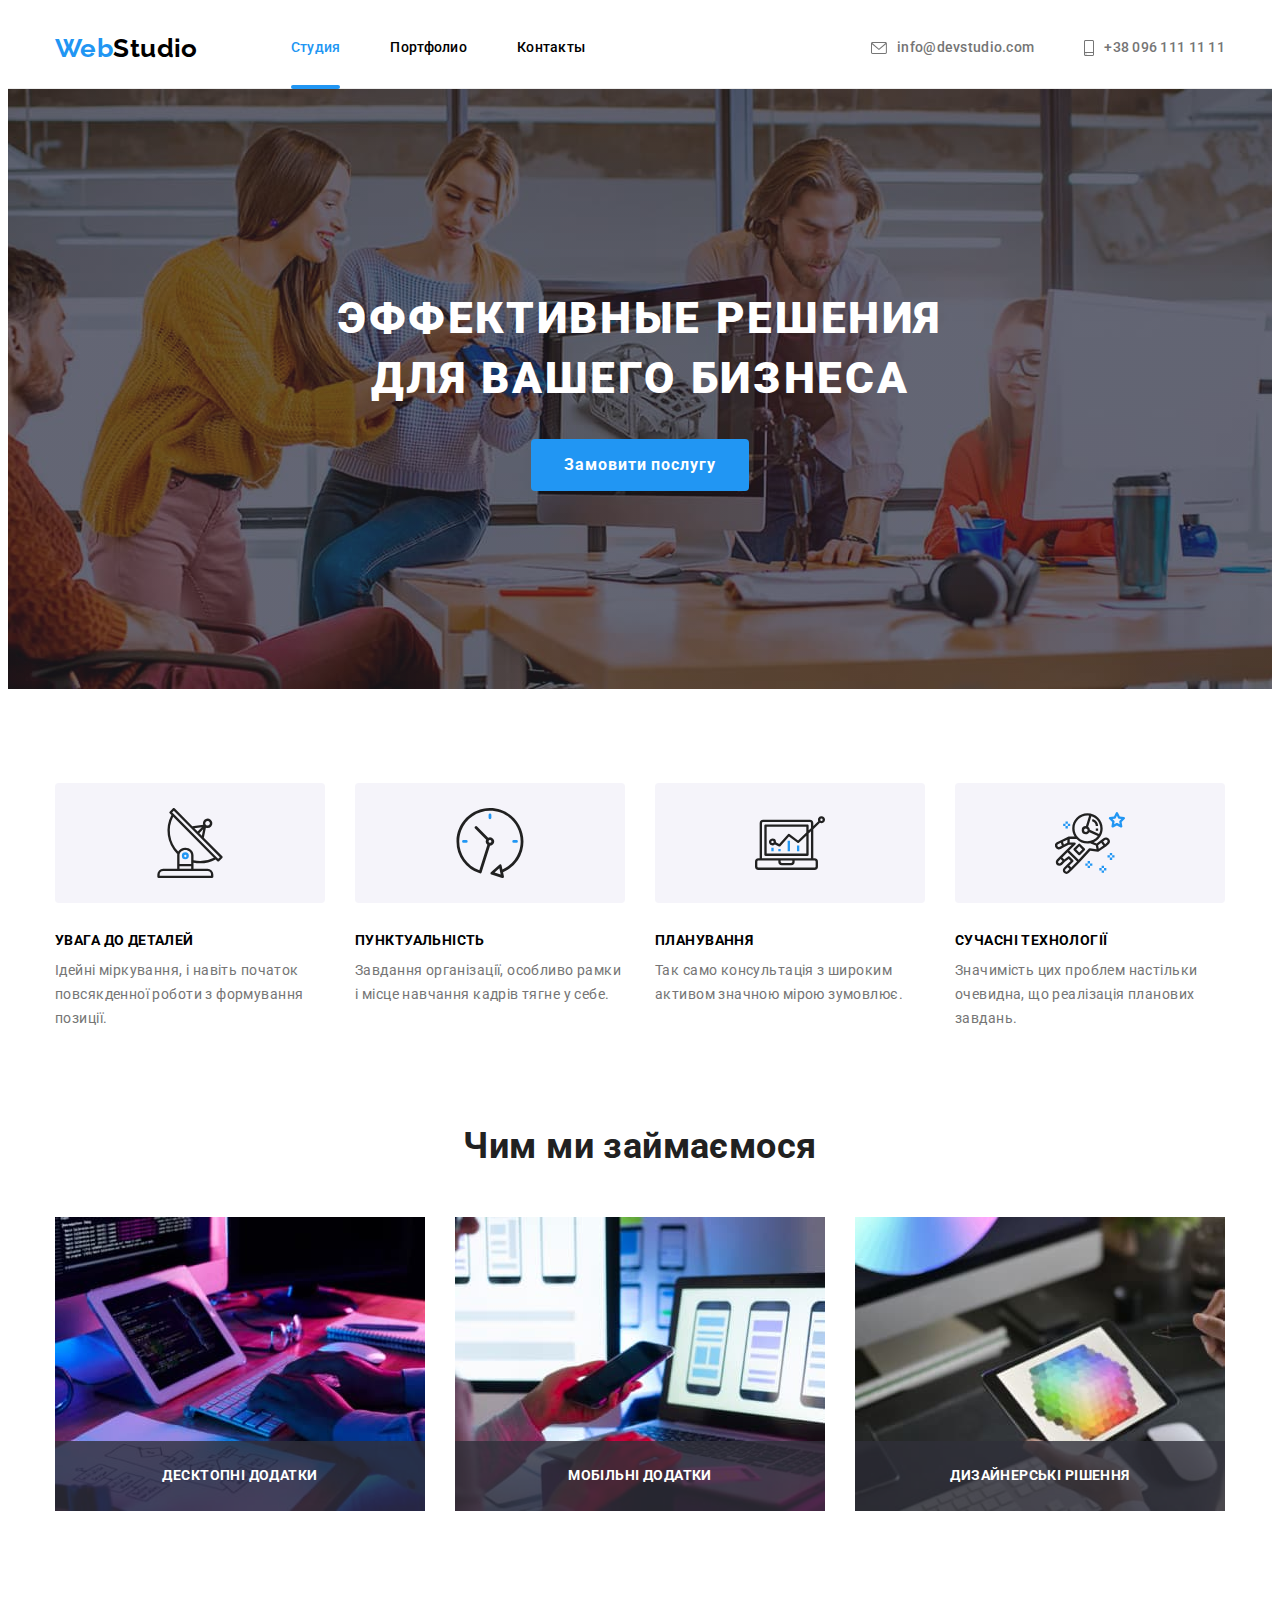
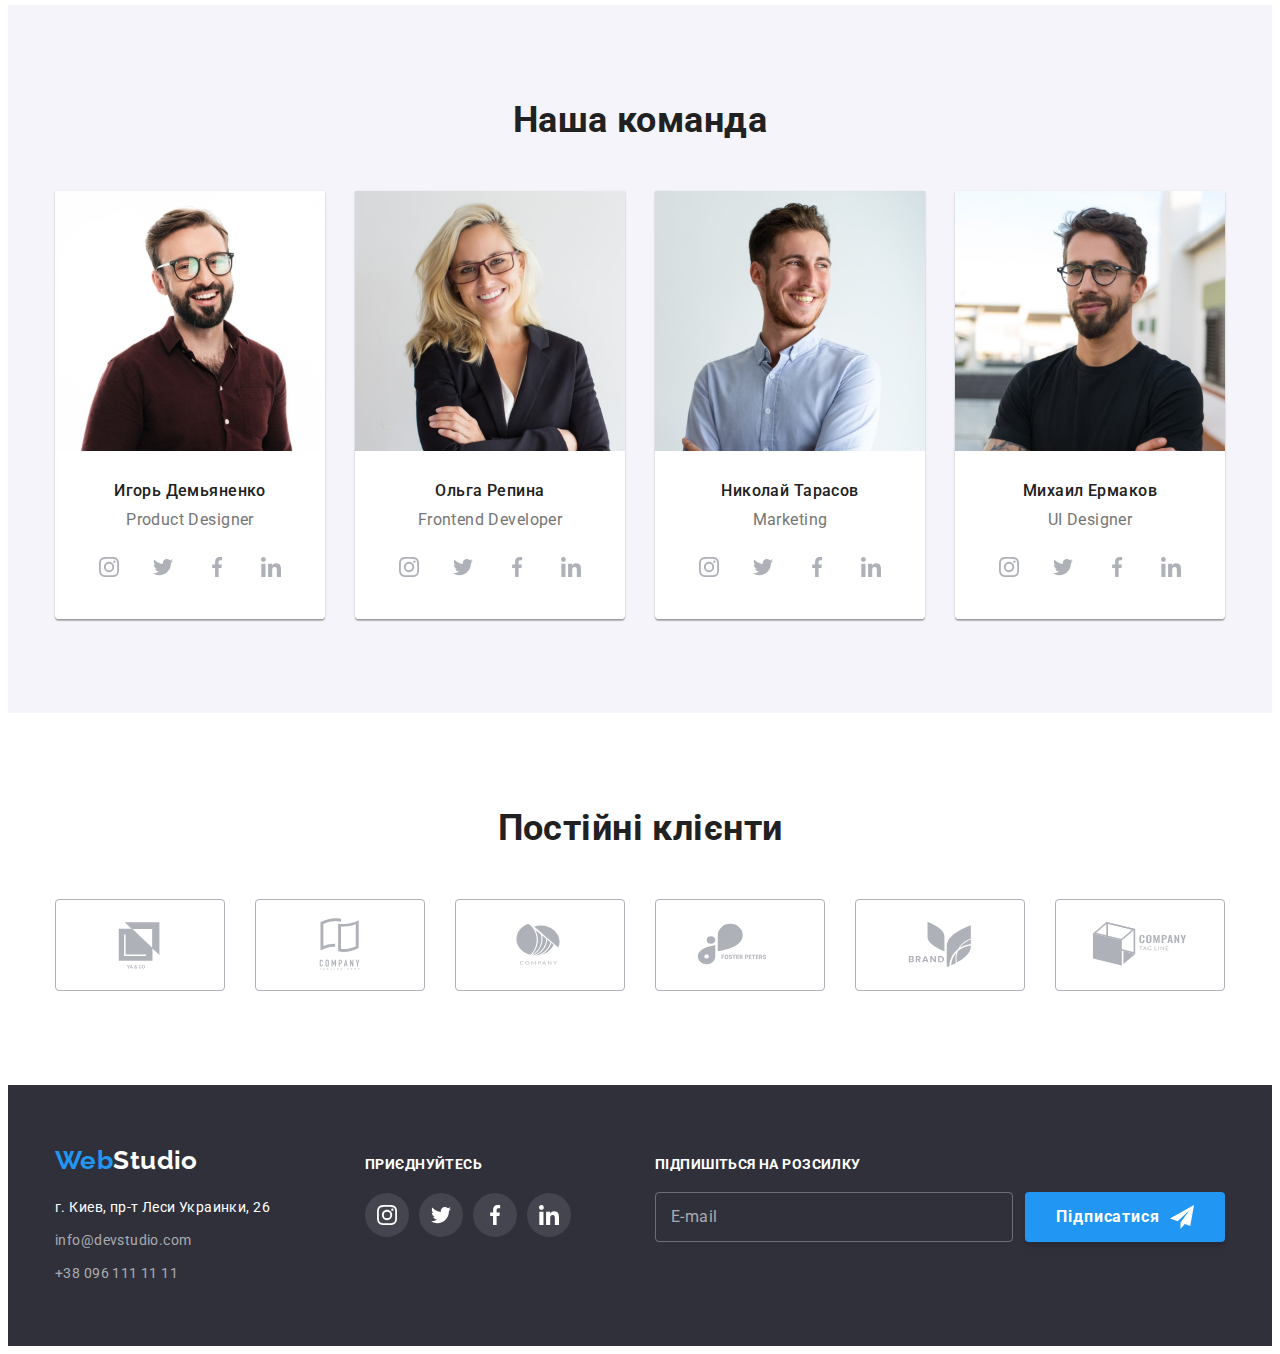
<file: index.html>
<!DOCTYPE html>
<html lang="ru">
	<head>
		<meta charset="UTF-8" />
		<meta http-equiv="X-UA-Compatible" content="IE=edge" />
		<meta name="viewport" content="width=device-width, initial-scale=1.0" />

		<link rel="preconnect" href="https://fonts.googleapis.com" />
		<link rel="preconnect" href="https://fonts.gstatic.com" crossorigin />
		<link href="https://fonts.googleapis.com/css2?family=Raleway:wght@700&family=Roboto:wght@400;500;700;900&display=swap" rel="stylesheet" />

		<link
			rel="stylesheet"
			href="https://cdnjs.cloudflare.com/ajax/libs/modern-normalize/1.1.0/modern-normalize.min.css"
			integrity="sha512-wpPYUAdjBVSE4KJnH1VR1HeZfpl1ub8YT/NKx4PuQ5NmX2tKuGu6U/JRp5y+Y8XG2tV+wKQpNHVUX03MfMFn9Q=="
			crossorigin="anonymous"
			referrerpolicy="no-referrer"
		/>

		<link rel="stylesheet" href="./css/styles.css" />

		<title>WebStudio</title>
	</head>

	<body>
		<!--navigation-->
		<header class="line">
			<div class="container main-nav">
				<nav>
					<!-- prettier-ignore -->
					<a href="./index.html" class="main-logo link" rel="noopener noreferrer nofolow">
					<span class="logo">Web</span><span class="logo top">Studio</span>
				</a>

					<ul class="site-nav list">
						<li class="item">
							<a href="./index.html" class="transition current link" target="_self" rel="noopener noreferrer nofolow">Студия</a>
						</li>
						<li class="item">
							<a href="./portfolio.html" class="transition link" target="_self" rel="noopener noreferrer nofolow">Портфолио</a>
						</li>
						<li class="item">
							<a href="" class="transition link" target="_self" rel="noopener noreferrer nofolow">Контакты</a>
						</li>
					</ul>
				</nav>

				<ul class="contact-nav list">
					<li class="item">
						<a href="mailto:info@devstudio.com" class="transition color link">
							<svg class="logo-contact" width="16px" height="12px">
								<use href="./images/icons.svg#envelope"></use>
							</svg>
							info@devstudio.com
						</a>
					</li>
					<li class="item">
						<a href="tel:+380961111111" class="transition color link">
							<svg class="logo-contact" width="10px" height="16px">
								<use href="./images/icons.svg#smartphone"></use>
							</svg>
							+38 096 111 11 11
						</a>
					</li>
				</ul>
			</div>
		</header>

		<main>
			<!--hero-->
			<section class="hero-rect">
				<!-- prettier-ignore -->
				<h1 class="hero-title">
					Эффективные решения<br>для вашего бизнеса
				</h1>
				<button data-modal-open type="button" class="button hero-button">Замовити послугу</button>
			</section>

			<!--features-->
			<section class="section">
				<div class="container">
					<h2 class="hidden">Особливості</h2>
					<ul class="feature-container list">
						<li class="feature icon-antenna item">
							<h3 class="features-title">Увага до деталей</h3>
							<p class="features-text">Ідейні міркування, і навіть початок повсякденної роботи з формування позиції.</p>
						</li>
						<li class="feature icon-clock item">
							<h3 class="features-title">Пунктуальність</h3>
							<p class="features-text">Завдання організації, особливо рамки і місце навчання кадрів тягне у себе.</p>
						</li>
						<li class="feature icon-diagram item">
							<h3 class="features-title">Планування</h3>
							<p class="features-text">Так само консультація з широким активом значною мірою зумовлює.</p>
						</li>
						<li class="feature icon-astronaut item">
							<h3 class="features-title">Сучасні технології</h3>
							<p class="features-text">Значимість цих проблем настільки очевидна, що реалізація планових завдань.</p>
						</li>
					</ul>
				</div>
			</section>

			<!--what_are_we_doing-->
			<section class="section no-padding">
				<div class="container">
					<h2 class="section-title">Чим ми займаємося</h2>
					<ul class="we-doing-container list">
						<li class="item">
							<div class="img-thumb">
								<img src="./images/hands-on-keyboard.jpg" alt="написание программы" width="370" height="294" />
								<p class="item-descr">Десктопні додатки</p>
							</div>
						</li>
						<li class="item">
							<div class="img-thumb">
								<img src="./images/smartphones.jpg" alt="дизайн приложения" width="370" height="294" />
								<p class="item-descr">Мобільні додатки</p>
							</div>
						</li>
						<li class="item">
							<div class="img-thumb">
								<img src="./images/graphic-palette.jpg" alt="подбор цветовой гаммы" width="370" height="294" />
								<p class="item-descr">Дизайнерські рішення</p>
							</div>
						</li>
					</ul>
				</div>
			</section>

			<!--our_team-->
			<section class="section team-bg">
				<div class="container">
					<h2 class="section-title">Наша команда</h2>
					<div class="gallery-container">
						<ul class="team-set team-bg list">
							<li class="team-item">
								<div class="card-thumb">
									<img src="./images/img-1.jpg" alt="Игорь Демьяненко Product Designer" width="270" height="260" />
								</div>
								<div class="team-card-descr">
									<h3 class="card-title">Игорь Демьяненко</h3>
									<p class="card-descr">Product Designer</p>
									<ul class="team-social-link list">
										<li>
											<a class="round-link transition" href="https://www.instagram.com/">
												<svg class="logo-social transition" width="20" height="20">
													<use href="./images/icons.svg#instagram"></use>
												</svg>
											</a>
										</li>
										<li>
											<a class="round-link transition" href="https://twitter.com/">
												<svg class="logo-social transition" width="20" height="20">
													<use href="./images/icons.svg#twitter"></use>
												</svg>
											</a>
										</li>
										<li>
											<a class="round-link transition" href="https://www.facebook.com/">
												<svg class="logo-social transition" width="20" height="20">
													<use href="./images/icons.svg#facebook"></use>
												</svg>
											</a>
										</li>
										<li>
											<a class="round-link transition" href="https://www.linkedin.com/">
												<svg class="logo-social transition" width="20" height="20">
													<use href="./images/icons.svg#linkedin"></use>
												</svg>
											</a>
										</li>
									</ul>
								</div>
							</li>
							<li class="team-item">
								<div class="card-thumb">
									<img src="./images/img-2.jpg" alt="Ольга Репина Frontend Developer" width="270" height="260" />
								</div>
								<div class="team-card-descr">
									<h3 class="card-title">Ольга Репина</h3>
									<p class="card-descr">Frontend Developer</p>
									<ul class="team-social-link list">
										<li>
											<a class="round-link transition background-color" href="https://www.instagram.com/">
												<svg class="logo-social transition fill" width="20" height="20">
													<use href="./images/icons.svg#instagram"></use>
												</svg>
											</a>
										</li>
										<li>
											<a class="round-link transition background-color" href="https://twitter.com/">
												<svg class="logo-social transition fill" width="20" height="20">
													<use href="./images/icons.svg#twitter"></use>
												</svg>
											</a>
										</li>
										<li>
											<a class="round-link transition background-color" href="https://www.facebook.com/">
												<svg class="logo-social transition fill" width="20" height="20">
													<use href="./images/icons.svg#facebook"></use>
												</svg>
											</a>
										</li>
										<li>
											<a class="round-link transition background-color" href="https://www.linkedin.com/">
												<svg class="logo-social transition fill" width="20" height="20">
													<use href="./images/icons.svg#linkedin"></use>
												</svg>
											</a>
										</li>
									</ul>
								</div>
							</li>
							<li class="team-item">
								<div class="card-thumb">
									<img src="./images/img-3.jpg" alt="Николай Тарасов Marketing" width="270" height="260" />
								</div>
								<div class="team-card-descr">
									<h3 class="card-title">Николай Тарасов</h3>
									<p class="card-descr">Marketing</p>
									<ul class="team-social-link list">
										<li>
											<a class="round-link transition background-color" href="https://www.instagram.com/">
												<svg class="logo-social transition fill" width="20" height="20">
													<use href="./images/icons.svg#instagram"></use>
												</svg>
											</a>
										</li>
										<li>
											<a class="round-link transition background-color" href="https://twitter.com/">
												<svg class="logo-social transition fill" width="20" height="20">
													<use href="./images/icons.svg#twitter"></use>
												</svg>
											</a>
										</li>
										<li>
											<a class="round-link transition background-color" href="https://www.facebook.com/">
												<svg class="logo-social transition fill" width="20" height="20">
													<use href="./images/icons.svg#facebook"></use>
												</svg>
											</a>
										</li>
										<li>
											<a class="round-link transition background-color" href="https://www.linkedin.com/">
												<svg class="logo-social transition fill" width="20" height="20">
													<use href="./images/icons.svg#linkedin"></use>
												</svg>
											</a>
										</li>
									</ul>
								</div>
							</li>
							<li class="team-item">
								<div class="card-thumb">
									<img src="./images/img-4.jpg" alt="Михаил Ермаков UI Designer" width="270" height="260" />
								</div>
								<div class="team-card-descr">
									<h3 class="card-title">Михаил Ермаков</h3>
									<p class="card-descr">UI Designer</p>
									<ul class="team-social-link list">
										<li>
											<a class="round-link transition background-color" href="https://www.instagram.com/">
												<svg class="logo-social transition fill" width="20" height="20">
													<use href="./images/icons.svg#instagram"></use>
												</svg>
											</a>
										</li>
										<li>
											<a class="round-link transition background-color" href="https://twitter.com/">
												<svg class="logo-social transition fill" width="20" height="20">
													<use href="./images/icons.svg#twitter"></use>
												</svg>
											</a>
										</li>
										<li>
											<a class="round-link transition background-color" href="https://www.facebook.com/">
												<svg class="logo-social transition fill" width="20" height="20">
													<use href="./images/icons.svg#facebook"></use>
												</svg>
											</a>
										</li>
										<li>
											<a class="round-link transition background-color" href="https://www.linkedin.com/">
												<svg class="logo-social transition fill" width="20" height="20">
													<use href="./images/icons.svg#linkedin"></use>
												</svg>
											</a>
										</li>
									</ul>
								</div>
							</li>
						</ul>
					</div>
				</div>
			</section>

			<!-- our clients -->
			<section class="section">
				<div class="container">
					<h2 class="section-title">Постійні клієнти</h2>
					<ul class="clients-set list">
						<li class="client">
							<a class="client-link transition" href="./index.html">
								<svg class="logo-client">
									<use href="./images/icons.svg#client-1"></use>
								</svg>
							</a>
						</li>
						<li class="client">
							<a class="client-link transition" href="./index.html">
								<svg class="logo-client">
									<use href="./images/icons.svg#client-2"></use>
								</svg>
							</a>
						</li>
						<li class="client">
							<a class="client-link transition" href="./index.html">
								<svg class="logo-client">
									<use href="./images/icons.svg#client-3"></use>
								</svg>
							</a>
						</li>
						<li class="client">
							<a class="client-link transition" href="./index.html">
								<svg class="logo-client">
									<use href="./images/icons.svg#client-4"></use>
								</svg>
							</a>
						</li>
						<li class="client">
							<a class="client-link transition" href="./index.html">
								<svg class="logo-client">
									<use href="./images/icons.svg#client-5"></use>
								</svg>
							</a>
						</li>
						<li class="client">
							<a class="client-link transition" href="./index.html">
								<svg class="logo-client">
									<use href="./images/icons.svg#client-6"></use>
								</svg>
							</a>
						</li>
					</ul>
				</div>
			</section>
		</main>

		<!--footer-->
		<footer class="page-footer">
			<div class="container footer-box">
				<div class="address-block">
					<!-- prettier-ignore -->
					<a href="./index.html" class="bottom-logo link" rel="noopener noreferrer nofolow">
						<span class="logo">Web</span><span class="logo bot">Studio</span>
					</a>
					<address>
						<ul class="list">
							<li class="address-item">
								<a href="" class="transition color link">г. Киев, пр-т Леси Украинки, 26</a>
							</li>
							<li class="address-item">
								<a href="mailto:info@devstudio.com" class="transition color adr link">info@devstudio.com</a>
							</li>
							<li class="address-item">
								<a href="tel:+380961111111" class="transition color adr link">+38 096 111 11 11</a>
							</li>
						</ul>
					</address>
				</div>
				<div class="social-block">
					<p class="social-block-header">Приєднуйтесь</p>
					<ul class="company-social-link list">
						<li>
							<a class="round-link-f transition background-color" href="https://www.instagram.com/">
								<svg class="logo-social" width="20" height="20">
									<use href="./images/icons.svg#instagram"></use>
								</svg>
							</a>
						</li>
						<li>
							<a class="round-link-f transition background-color" href="https://twitter.com/">
								<svg class="logo-social" width="20" height="20">
									<use href="./images/icons.svg#twitter"></use>
								</svg>
							</a>
						</li>
						<li>
							<a class="round-link-f transition background-color" href="https://www.facebook.com/">
								<svg class="logo-social" width="20" height="20">
									<use href="./images/icons.svg#facebook"></use>
								</svg>
							</a>
						</li>
						<li>
							<a class="round-link-f transition background-color" href="https://www.linkedin.com/">
								<svg class="logo-social" width="20" height="20">
									<use href="./images/icons.svg#linkedin"></use>
								</svg>
							</a>
						</li>
					</ul>
				</div>

				<!-- subscribe -->
				<div class="sub-box">
					<p class="sub-text">Підпишіться на розсилку</p>
					<form class="sub-form">
						<div class="sub-field">
							<input class="sub-input" type="text" name="sub-email" id="sub-email" placeholder=" " />
							<label class="sub-label" for="sub-email">E-mail</label>
						</div>
						<button class="button sub-button" type="submit">Підписатися</button>
					</form>
				</div>
			</div>
		</footer>

		<!-- modal -->

		<div data-modal class="backdrop is-hidden">
			<div class="modal">
				<p class="modal-descr">Залиште свої дані, ми вам передзвонимо</p>
				<button type="button" data-modal-close class="close-button">
					<svg class="icon-close" width="18px" height="18px">
						<use href="./images/close.svg#close"></use>
					</svg>
				</button>

				<form class="js-speaker-form" name="contacts">
					<label class="form-field">
						<input class="field-input" type="text" name="contact-name" />
						<span class="field-label">Ім'я</span>
						<svg class="form-ico">
							<use href="./images/icons.svg#person"></use>
						</svg>
					</label>

					<label class="form-field">
						<input class="field-input" type="text" name="contact-phone" />
						<span class="field-label">Телефон</span>
						<svg class="form-ico">
							<use href="./images/icons.svg#phone"></use>
						</svg>
					</label>

					<label class="form-field">
						<input class="field-input" type="text" name="contact-email" />
						<span class="field-label">Пошта</span>
						<svg class="form-ico">
							<use href="./images/icons.svg#email"></use>
						</svg>
					</label>

					<label class="form-field comment">
						<textarea class="comment-field" name="comment" cols="30" rows="10" placeholder="Введіть текст"></textarea>
						<span class="field-label">Коментар</span>
					</label>

					<label class="agree-label">
						<input class="agree-checkbox hidden" type="checkbox" />
						<span class="icon-box">
							<svg class="icon-agree">
								<use href="./images/icons.svg#check"></use>
							</svg>
						</span>
						<span class="agree-text">
							Погоджуюся з розсилкою та приймаю
							<a class="agree-link" href="">Умови договору</a>
						</span>
					</label>

					<button class="button send-button" type="submit">Відправити</button>
				</form>
			</div>
		</div>

		<!--  -->
		<script src="./js/modal.js"></script>

		<script>
			(() => {
				document.querySelector(".js-speaker-form").addEventListener("submit", e => {
					e.preventDefault();

					new FormData(e.currentTarget).forEach((value, name) => console.log(`${name}: ${value}`));
				});
			})();
		</script>
	</body>
</html>
</file>
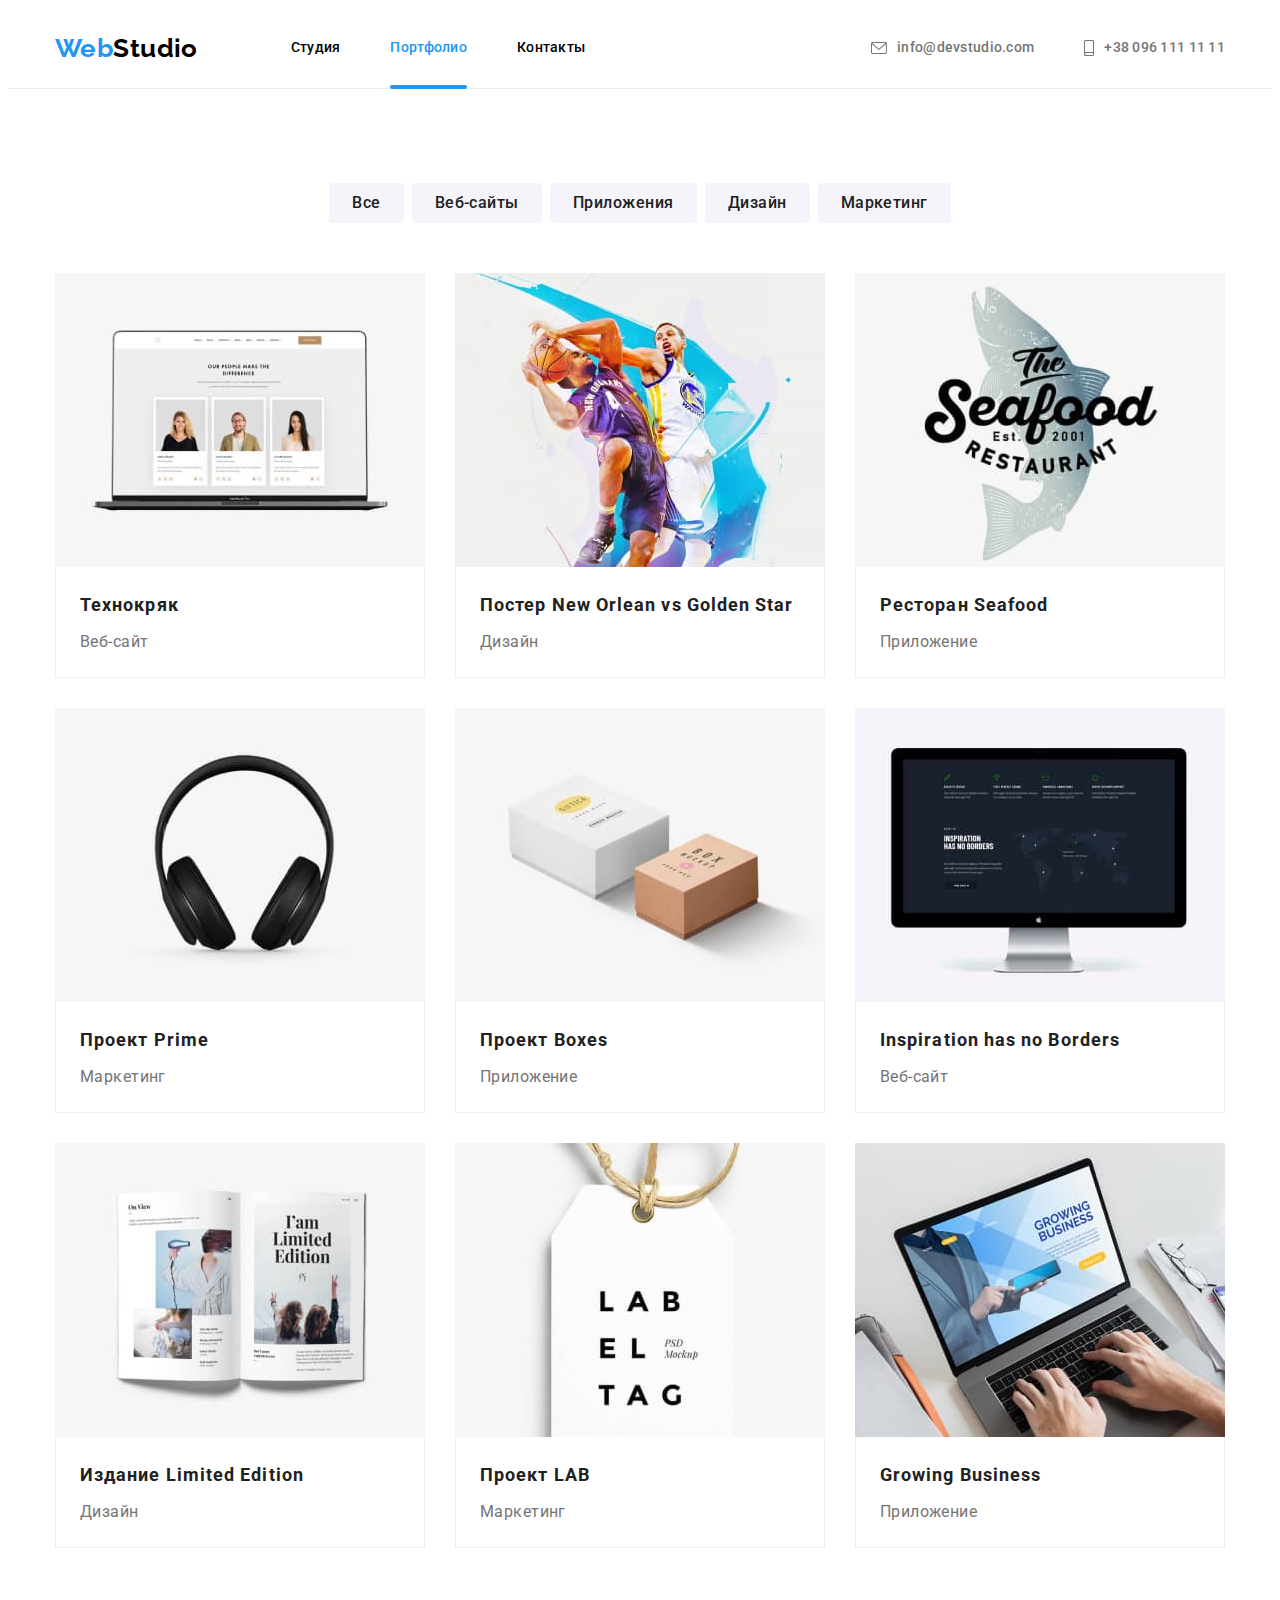
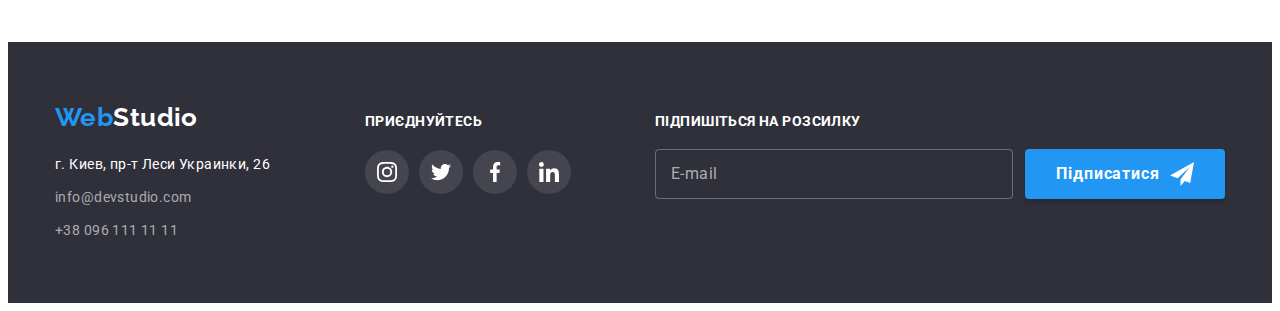
<file: portfolio.html>
<!DOCTYPE html>
<html lang="ru">
	<head>
		<meta charset="UTF-8" />
		<meta http-equiv="X-UA-Compatible" content="IE=edge" />
		<meta name="viewport" content="width=device-width, initial-scale=1.0" />

		<link rel="preconnect" href="https://fonts.googleapis.com" />
		<link rel="preconnect" href="https://fonts.gstatic.com" crossorigin />
		<link href="https://fonts.googleapis.com/css2?family=Raleway:wght@700&family=Roboto:wght@400;500;700;900&display=swap" rel="stylesheet" />

		<link
			rel="stylesheet"
			href="https://cdnjs.cloudflare.com/ajax/libs/modern-normalize/1.1.0/modern-normalize.min.css"
			integrity="sha512-wpPYUAdjBVSE4KJnH1VR1HeZfpl1ub8YT/NKx4PuQ5NmX2tKuGu6U/JRp5y+Y8XG2tV+wKQpNHVUX03MfMFn9Q=="
			crossorigin="anonymous"
			referrerpolicy="no-referrer"
		/>

		<link rel="stylesheet" href="./css/styles.css" />

		<title>Portfolio</title>
	</head>

	<body>
		<!--navigation-->
		<header class="line">
			<div class="container main-nav">
				<nav>
					<!-- prettier-ignore -->
					<a href="./index.html" class="main-logo link" rel="noopener noreferrer nofolow">
					<span class="logo">Web</span><span class="logo top">Studio</span>
				</a>

					<ul class="site-nav list">
						<li class="item">
							<a href="./index.html" class="transition link" target="_self" rel="noopener noreferrer nofolow">Студия</a>
						</li>
						<li class="item">
							<a href="./portfolio.html" class="transition current link" target="_self" rel="noopener noreferrer nofolow">Портфолио</a>
						</li>
						<li class="item">
							<a href="" class="transition link" target="_self" rel="noopener noreferrer nofolow">Контакты</a>
						</li>
					</ul>
				</nav>

				<ul class="contact-nav list">
					<li class="item">
						<a href="mailto:info@devstudio.com" class="transition color link">
							<svg class="logo-contact" width="16px" height="12px">
								<use href="./images/icons.svg#envelope"></use>
							</svg>
							info@devstudio.com
						</a>
					</li>
					<li class="item">
						<a href="tel:+380961111111" class="transition color link">
							<svg class="logo-contact" width="10px" height="16px">
								<use href="./images/icons.svg#smartphone"></use>
							</svg>
							+38 096 111 11 11
						</a>
					</li>
				</ul>
			</div>
		</header>

		<main>
			<section class="section">
				<div class="container">
					<!--Основной заголовок текущей страницы-->
					<h1 class="hidden">Наши работы</h1>
					<!--filter-->
					<ul class="buttons-block list">
						<li class="item"><button type="button" class="button filter-button">Все</button></li>
						<li class="item"><button type="button" class="button filter-button">Веб-сайты</button></li>
						<li class="item"><button type="button" class="button filter-button">Приложения</button></li>
						<li class="item"><button type="button" class="button filter-button">Дизайн</button></li>
						<li class="item"><button type="button" class="button filter-button">Маркетинг</button></li>
					</ul>

					<!--result-->
					<div class="gallery-container">
						<ul class="card-set list">
							<li class="result-card">
								<a href="" class="result-link link">
									<div class="card-thumb">
										<img src="./images/img-21.jpg" alt="" width="370" height="294" />
										<div class="pop-up-descr">
											<p class="text-thumb">
												Ресурс пропонує комплексні пропозиції з різним рівнем функціоналу та сервісів. Все це дозволить відвідувачу отримати вичерпні відомості про компанію чи приватну особу. Lorem
												ipsum dolor sit, amet consectetur adipisicing elit. Dolorem eos expedita, eveniet aut porro non? Earum ducimus beatae doloribus laboriosam, ea doloremque tempora quisquam
												accusantium sequi repellendus commodi laudantium atque fugiat non eius perferendis quo facilis? Eaque tempora, corporis soluta iste praesentium mollitia vero dolores quasi
												quam, inventore odit explicabo.
											</p>
										</div>
									</div>

									<div class="result-descr">
										<h2 class="result-title">Технокряк</h2>
										<p class="result-text">Веб-сайт</p>
									</div>
								</a>
							</li>

							<li class="result-card">
								<a href="" class="result-link link">
									<div class="card-thumb">
										<img src="./images/img-22.jpg" alt="" width="370" height="294" />
										<div class="pop-up-descr">
											<p class="text-thumb">
												Ресурс пропонує комплексні пропозиції з різним рівнем функціоналу та сервісів. Все це дозволить відвідувачу отримати вичерпні відомості про компанію чи приватну особу. Lorem
												ipsum dolor sit, amet consectetur adipisicing elit. Dolorem eos expedita, eveniet aut porro non? Earum ducimus beatae doloribus laboriosam, ea doloremque tempora quisquam
												accusantium sequi repellendus commodi laudantium atque fugiat non eius perferendis quo facilis? Eaque tempora, corporis soluta iste praesentium mollitia vero dolores quasi
												quam, inventore odit explicabo.
											</p>
										</div>
									</div>
									<div class="result-descr">
										<h2 class="result-title">Постер New Orlean vs Golden Star</h2>
										<p class="result-text">Дизайн</p>
									</div>
								</a>
							</li>

							<li class="result-card">
								<a href="" class="result-link link">
									<div class="card-thumb">
										<img src="./images/img-23.jpg" alt="" width="370" height="294" />
										<div class="pop-up-descr">
											<p class="text-thumb">
												Ресурс пропонує комплексні пропозиції з різним рівнем функціоналу та сервісів. Все це дозволить відвідувачу отримати вичерпні відомості про компанію чи приватну особу. Lorem
												ipsum dolor sit, amet consectetur adipisicing elit. Dolorem eos expedita, eveniet aut porro non? Earum ducimus beatae doloribus laboriosam, ea doloremque tempora quisquam
												accusantium sequi repellendus commodi laudantium atque fugiat non eius perferendis quo facilis? Eaque tempora, corporis soluta iste praesentium mollitia vero dolores quasi
												quam, inventore odit explicabo.
											</p>
										</div>
									</div>
									<div class="result-descr">
										<h2 class="result-title">Ресторан Seafood</h2>
										<p class="result-text">Приложение</p>
									</div>
								</a>
							</li>

							<li class="result-card">
								<a href="" class="result-link link">
									<div class="card-thumb">
										<img src="./images/img-24.jpg" alt="" width="370" height="294" />
										<div class="pop-up-descr">
											<p class="text-thumb">
												Ресурс пропонує комплексні пропозиції з різним рівнем функціоналу та сервісів. Все це дозволить відвідувачу отримати вичерпні відомості про компанію чи приватну особу. Lorem
												ipsum dolor sit, amet consectetur adipisicing elit. Dolorem eos expedita, eveniet aut porro non? Earum ducimus beatae doloribus laboriosam, ea doloremque tempora quisquam
												accusantium sequi repellendus commodi laudantium atque fugiat non eius perferendis quo facilis? Eaque tempora, corporis soluta iste praesentium mollitia vero dolores quasi
												quam, inventore odit explicabo.
											</p>
										</div>
									</div>
									<div class="result-descr">
										<h2 class="result-title">Проект Prime</h2>
										<p class="result-text">Маркетинг</p>
									</div>
								</a>
							</li>

							<li class="result-card">
								<a href="" class="result-link link">
									<div class="card-thumb">
										<img src="./images/img-25.jpg" alt="" width="370" height="294" />
										<div class="pop-up-descr">
											<p class="text-thumb">
												Ресурс пропонує комплексні пропозиції з різним рівнем функціоналу та сервісів. Все це дозволить відвідувачу отримати вичерпні відомості про компанію чи приватну особу. Lorem
												ipsum dolor sit, amet consectetur adipisicing elit. Dolorem eos expedita, eveniet aut porro non? Earum ducimus beatae doloribus laboriosam, ea doloremque tempora quisquam
												accusantium sequi repellendus commodi laudantium atque fugiat non eius perferendis quo facilis? Eaque tempora, corporis soluta iste praesentium mollitia vero dolores quasi
												quam, inventore odit explicabo.
											</p>
										</div>
									</div>
									<div class="result-descr">
										<h2 class="result-title">Проект Boxes</h2>
										<p class="result-text">Приложение</p>
									</div>
								</a>
							</li>

							<li class="result-card">
								<a href="" class="result-link link">
									<div class="card-thumb">
										<img src="./images/img-26.jpg" alt="" width="370" height="294" />
										<div class="pop-up-descr">
											<p class="text-thumb">
												Ресурс пропонує комплексні пропозиції з різним рівнем функціоналу та сервісів. Все це дозволить відвідувачу отримати вичерпні відомості про компанію чи приватну особу. Lorem
												ipsum dolor sit, amet consectetur adipisicing elit. Dolorem eos expedita, eveniet aut porro non? Earum ducimus beatae doloribus laboriosam, ea doloremque tempora quisquam
												accusantium sequi repellendus commodi laudantium atque fugiat non eius perferendis quo facilis? Eaque tempora, corporis soluta iste praesentium mollitia vero dolores quasi
												quam, inventore odit explicabo.
											</p>
										</div>
									</div>
									<div class="result-descr">
										<h2 class="result-title">Inspiration has no Borders</h2>
										<p class="result-text">Веб-сайт</p>
									</div>
								</a>
							</li>

							<li class="result-card">
								<a href="" class="result-link link">
									<div class="card-thumb">
										<img src="./images/img-27.jpg" alt="" width="370" height="294" />
										<div class="pop-up-descr">
											<p class="text-thumb">
												Ресурс пропонує комплексні пропозиції з різним рівнем функціоналу та сервісів. Все це дозволить відвідувачу отримати вичерпні відомості про компанію чи приватну особу. Lorem
												ipsum dolor sit, amet consectetur adipisicing elit. Dolorem eos expedita, eveniet aut porro non? Earum ducimus beatae doloribus laboriosam, ea doloremque tempora quisquam
												accusantium sequi repellendus commodi laudantium atque fugiat non eius perferendis quo facilis? Eaque tempora, corporis soluta iste praesentium mollitia vero dolores quasi
												quam, inventore odit explicabo.
											</p>
										</div>
									</div>
									<div class="result-descr">
										<h2 class="result-title">Издание Limited Edition</h2>
										<p class="result-text">Дизайн</p>
									</div>
								</a>
							</li>

							<li class="result-card">
								<a href="" class="result-link link">
									<div class="card-thumb">
										<img src="./images/img-28.jpg" alt="" width="370" height="294" />
										<div class="pop-up-descr">
											<p class="text-thumb">
												Ресурс пропонує комплексні пропозиції з різним рівнем функціоналу та сервісів. Все це дозволить відвідувачу отримати вичерпні відомості про компанію чи приватну особу. Lorem
												ipsum dolor sit, amet consectetur adipisicing elit. Dolorem eos expedita, eveniet aut porro non? Earum ducimus beatae doloribus laboriosam, ea doloremque tempora quisquam
												accusantium sequi repellendus commodi laudantium atque fugiat non eius perferendis quo facilis? Eaque tempora, corporis soluta iste praesentium mollitia vero dolores quasi
												quam, inventore odit explicabo.
											</p>
										</div>
									</div>
									<div class="result-descr">
										<h2 class="result-title">Проект LAB</h2>
										<p class="result-text">Маркетинг</p>
									</div>
								</a>
							</li>

							<li class="result-card">
								<a href="" class="result-link link">
									<div class="card-thumb">
										<img src="./images/img-29.jpg" alt="" width="370" height="294" />
										<div class="pop-up-descr">
											<p class="text-thumb">
												Ресурс пропонує комплексні пропозиції з різним рівнем функціоналу та сервісів. Все це дозволить відвідувачу отримати вичерпні відомості про компанію чи приватну особу. Lorem
												ipsum dolor sit, amet consectetur adipisicing elit. Dolorem eos expedita, eveniet aut porro non? Earum ducimus beatae doloribus laboriosam, ea doloremque tempora quisquam
												accusantium sequi repellendus commodi laudantium atque fugiat non eius perferendis quo facilis? Eaque tempora, corporis soluta iste praesentium mollitia vero dolores quasi
												quam, inventore odit explicabo.
											</p>
										</div>
									</div>
									<div class="result-descr">
										<h2 class="result-title">Growing Business</h2>
										<p class="result-text">Приложение</p>
									</div>
								</a>
							</li>
						</ul>
					</div>
				</div>
			</section>
		</main>

		<!--footer-->
		<footer class="page-footer">
			<div class="container footer-box">
				<div class="address-block">
					<!-- prettier-ignore -->
					<a href="./index.html" class="bottom-logo link" rel="noopener noreferrer nofolow">
						<span class="logo">Web</span><span class="logo bot">Studio</span>
					</a>
					<address>
						<ul class="list">
							<li class="address-item">
								<a href="" class="transition color link">г. Киев, пр-т Леси Украинки, 26</a>
							</li>
							<li class="address-item">
								<a href="mailto:info@devstudio.com" class="transition color adr link">info@devstudio.com</a>
							</li>
							<li class="address-item">
								<a href="tel:+380961111111" class="transition color adr link">+38 096 111 11 11</a>
							</li>
						</ul>
					</address>
				</div>
				<div class="social-block">
					<p class="social-block-header">Приєднуйтесь</p>
					<ul class="company-social-link list">
						<li>
							<a class="round-link-f transition background-color" href="https://www.instagram.com/">
								<svg class="logo-social" width="20" height="20">
									<use href="./images/icons.svg#instagram"></use>
								</svg>
							</a>
						</li>
						<li>
							<a class="round-link-f transition background-color" href="https://twitter.com/">
								<svg class="logo-social" width="20" height="20">
									<use href="./images/icons.svg#twitter"></use>
								</svg>
							</a>
						</li>
						<li>
							<a class="round-link-f transition background-color" href="https://www.facebook.com/">
								<svg class="logo-social" width="20" height="20">
									<use href="./images/icons.svg#facebook"></use>
								</svg>
							</a>
						</li>
						<li>
							<a class="round-link-f transition background-color" href="https://www.linkedin.com/">
								<svg class="logo-social" width="20" height="20">
									<use href="./images/icons.svg#linkedin"></use>
								</svg>
							</a>
						</li>
					</ul>
				</div>

				<!-- subscribe -->
				<div class="sub-box">
					<p class="sub-text">Підпишіться на розсилку</p>
					<form class="sub-form">
						<div class="sub-field">
							<input class="sub-input" type="text" name="sub-email" id="sub-email" placeholder=" " />
							<label class="sub-label" for="sub-email">E-mail</label>
						</div>
						<button class="button sub-button" type="submit">Підписатися</button>
					</form>
				</div>
			</div>
		</footer>
	</body>
</html>
</file>
<file: css/styles.css>
*,
*::before,
*::after {
	box-sizing: border-box;
}

img {
	display: block;
	/* min-width: 100%;
	height: auto; */
}

/* p,
h1,
h2,
h3,
h4,
h5,
h6 {
	margin: 0;
} */

ul,
ol {
	margin: 0;
	padding-left: 0;
}

a {
	color: currentColor;
}

:root {
	/* bc - brand color */
	--bc-blue: #2196f3;
	--bc-black: #000000;
	--bc-light-black: #212121;
	--bc-gray: #757575;
	--bc-white: #ffffff;
	--bc-background: #2f303a;
	--bc-light_backgroung: #f5f4fa;
	--bc-header-line: #ececec;
	--bc-client: #afb1b8;

	--bc-hero-gradient: rgba(47, 48, 58, 0.4);
	--bc-semi-white: rgb(255 255 255 / 0.6);

	--card-set-gap: 30px;

	--card-shadow: 0px 1px 3px rgba(0, 0, 0, 0.12), 0px 1px 1px rgba(0, 0, 0, 0.14), 0px 2px 1px rgba(0, 0, 0, 0.2);

	--timing-function: cubic-bezier(0.4, 0, 0.2, 1);

	--TST1: border-color 2000ms var(--timing-function);
	--TST2: 1000ms var(--timing-function);
}

.container {
	width: 1200px;
	margin: 0 auto;
	padding: 0 15px;
	/* outline: 1px dashed teal; */
}

.section {
	/* max-width: 1600px; */
	/* margin: 0 auto; */
	padding: 94px 0;
}

.no-padding {
	padding-top: 0;
}

body {
	color: var(--bc-gray);
	background-color: var(--bc-white);
	font-family: Roboto, sans-serif;
	font-size: 14px;
	letter-spacing: 0.03em;
}

.link {
	text-decoration: none;
}

.transition {
	transition-duration: 250ms;
	transition-timing-function: var(--timing-function);
}

.color {
	transition-property: color;
}

.background-color {
	transition-property: background-color;
}

.fill {
	transition-property: fill;
}

.border-color {
	transition-property: border-color;
}

.list {
	list-style: none;
	margin: 0;
	padding: 0;
}

.site-nav .link.current {
	color: var(--bc-blue);
}

.site-nav .item {
	position: relative;
}

.current::after {
	content: "";
	display: block;
	position: absolute;
	top: calc(100% - 3px);

	width: 100%;
	height: 4px;
	border-radius: 2px;
	background-color: var(--bc-blue);
}

.button {
	display: inline-block;
	border-radius: 4px;
	font-family: inherit;
	cursor: pointer;
	border-width: 1px;
	border-style: solid;
	border-color: transparent;
}

.hidden {
	position: absolute;
	white-space: nowrap;
	width: 1px;
	height: 1px;
	overflow: hidden;
	border: 0;
	padding: 0;
	clip: rect(0 0 0 0);
	clip-path: inset(50%);
	margin: -1px;
}

/* logo customize */
.main-logo {
	/* display: flex; */
	display: inline-block;
	margin: 0;
	padding-top: 25px;
	padding-bottom: 24px;
}

.logo {
	color: var(--bc-blue);
	font-family: "Raleway";
	font-weight: 700;
	font-size: 26px;
	line-height: 1.19;
}
.logo.top {
	color: var(--bc-black);
}
.logo.bot {
	color: var(--bc-white);
}

/* ---------- WebStudio ---------- */

/* navigation */
.site-nav {
	display: flex;
	margin-left: 93px;
}

.contact-nav {
	display: flex;
	margin-left: auto;
}

.contact-nav .item .link {
	display: flex;
	align-items: center;
}

.logo-contact {
	fill: currentColor;
	margin-right: 10px;
}

.site-nav .item + .item {
	margin-left: 50px;
}

/* .site-nav .item:not(:last-child) {
	margin-right: 50px;
} */

.contact-nav .item + .item {
	margin-left: 50px;
}

.site-nav,
.contact-nav {
	font-weight: 500;
	font-size: 14px;
	line-height: 1.14;
	letter-spacing: 0.02em;
}

.site-nav .link {
	display: block;
	padding-top: 32px;
	padding-bottom: 32px;

	color: var(--bc-black);
	transition-property: color;
}

.contact-nav .link {
	display: block;
	padding-top: 32px;
	padding-bottom: 32px;

	color: var(--bc-gray);
	transition-property: color;
}

.link:hover,
.link:focus {
	color: var(--bc-blue);
	/* fill: var(--bc-blue); */
}

nav {
	display: flex;
}

.main-nav {
	display: flex;
	align-items: center;
}
.line {
	max-width: 1600px;
	margin: 0 auto;
	border-bottom: 1px solid var(--bc-header-line);
}

/* hero */
.hero-rect {
	max-width: 1600px;
	max-height: 600px;
	margin: 0 auto;
	padding-top: 200px;
	padding-bottom: 200px;
	text-align: center;

	/* prettier-ignore*/
	background-image: linear-gradient(to right, 
	var(--bc-hero-gradient), 
	var(--bc-hero-gradient)),
	url(../images/hero-background.jpg);
	background-color: var(--bc-background);
	background-repeat: no-repeat;
	background-position: center;
	background-size: cover;
}

.hero-title {
	color: var(--bc-white);
	font-weight: 900;
	font-size: 44px;
	line-height: 1.36;
	letter-spacing: 0.06em;
	text-transform: uppercase;

	margin-top: 0;
	margin-bottom: 30px;
}

.hero-button {
	color: var(--bc-white);
	background-color: var(--bc-blue);
	font-weight: 700;
	font-size: 16px;
	line-height: 1.88;
	text-align: center;
	letter-spacing: 0.06em;

	min-width: 200px;
	min-height: 50px;
	padding: 10px 32px;

	transition-duration: 250ms;
	transition-timing-function: var(--timing-function);
	transition-property: color, background-color;
}

.hero-button:hover,
.hero-button:focus {
	color: var(--bc-blue);
	background-color: var(--bc-white);
	border-color: var(--bc-blue);
}

/* features */
.features-title {
	color: var(--bc-black);
	font-weight: 700;
	font-size: 14px;
	line-height: 1.14;
	text-transform: uppercase;

	margin-top: 0;
	margin-bottom: 10px;
}
.features-text {
	font-size: 14px;
	line-height: 1.71;

	margin: 0;
}

.feature-container {
	display: flex;
}

.feature-container .item + .item {
	margin-left: 30px;
}

.feature-container .item {
	width: 270px;
}

.feature::before {
	content: "";
	display: block;
	height: 120px;
	border-radius: 4px;
	margin-bottom: 30px;
	background-size: 70px 70px;
	background-color: var(--bc-light_backgroung);
	background-repeat: no-repeat;
	background-position: center;
}

.icon-antenna::before {
	background-image: url(../images/antenna.svg);
}

.icon-clock::before {
	background-image: url(../images/clock.svg);
}

.icon-diagram::before {
	background-image: url(../images/diagram.svg);
}

.icon-astronaut::before {
	background-image: url(../images/astronaut.svg);
}

/* what_are_we_doing */
.section-title {
	color: var(--bc-light-black);
	font-weight: 700;
	font-size: 36px;
	line-height: 1.17;
	text-align: center;

	margin-top: 0;
	margin-bottom: 50px;
}

.we-doing-container {
	display: flex;
}

.we-doing-container .item + .item {
	margin-left: 30px;
}

.item-descr {
	position: absolute;
	bottom: 0;
	left: 0;

	display: flex;
	width: 100%;
	height: 70px;
	justify-content: center;
	align-items: center;
	margin: 0;
	font-weight: 700;
	line-height: 1.14;
	text-align: center;
	text-transform: uppercase;

	background-color: rgba(47, 48, 58, 0.8);

	color: #ffffff;
}

.img-thumb {
	position: relative;
}

/* our_team */
.team-bg {
	background-color: var(--bc-light_backgroung);
}

.team .list {
	background-color: var(--bc-white);
}

.team-set {
	display: flex;
	flex-wrap: wrap;
	margin-left: calc(-1 * var(--card-set-gap));
}

.team-item {
	border-bottom-left-radius: 4px;
	border-bottom-right-radius: 4px;
	overflow: hidden;

	box-shadow: var(--card-shadow);
}

.team-set > .team-item {
	flex-basis: calc(100% / 4 - var(--card-set-gap));
	margin-left: var(--card-set-gap);
}

.card-title {
	color: var(--bc-light-black);
	font-weight: 500;
	font-size: 16px;
	line-height: 1.19;
	text-align: center;

	margin-top: 0;
	margin-bottom: 10px;
	padding: 0;
}

.card-descr {
	font-size: 16px;
	line-height: 1.19;
	text-align: center;

	margin-top: 0;
	margin-bottom: 16px;
	padding: 0;
}

.team-card-descr {
	background-color: #fff;
	padding-top: 30px;
	padding-bottom: 30px;
}

.team-social-link {
	display: flex;
	justify-content: center;
	gap: 10px;
}

.round-link {
	display: flex;
	justify-content: center;
	align-items: center;
	color: var(--bc-client);
	width: 44px;
	height: 44px;
	border-radius: 50%;
	background-color: var(--bc-white);
	outline: transparent;
	transition-property: background-color;
}

.round-link:hover,
.round-link:focus {
	background-color: var(--bc-blue);
}

.round-link:hover .logo-social,
.round-link:focus .logo-social {
	fill: var(--bc-white);
}

.logo-social {
	fill: currentColor;
	transition-property: fill;
}

/* our clients */
.clients-set {
	display: flex;
}

.clients-set .client + .client {
	margin-left: 30px;
}

.client {
	width: 170px;
	height: 92px;
}

.client-link {
	display: flex;
	justify-content: center;
	align-items: center;
	width: 100%;
	height: 100%;
	border-radius: 4px;
	border: 1px solid var(--bc-client);
	color: var(--bc-client);

	transition-property: color, border-color;
}

.client-link:hover,
.client-link:focus {
	color: var(--bc-blue);
	border-color: var(--bc-blue);
}

.logo-client {
	fill: currentColor;
	width: 106px;
	height: 60px;
}

/* footer */
.footer-box {
	display: flex;
	align-items: baseline;
}

.page-footer {
	background-color: var(--bc-background);
	padding: 60px 0;
}

.page-footer .link {
	color: var(--bc-white);
	font-style: normal;
}

.adr.link {
	color: var(--bc-semi-white);
}

.address-item .link {
	line-height: 1.71;
	/* transition-property: color;
	transition-duration: 250ms;
	transition-timing-function: var(--timing-function); */
}

.list .address-item + .address-item {
	margin-top: 9px;
}

.bottom-logo {
	display: inline-block;
	margin-bottom: 20px;
}

.page-footer .link:hover,
.page-footer .link:focus {
	color: var(--bc-blue);
}

.social-block {
	margin-left: 95px;
}

.social-block-header {
	font-weight: 700;
	margin-top: 0;
	margin-bottom: 20px;
	padding: 0;
	font-size: 14px;
	line-height: 1.14;
	letter-spacing: 0.03em;
	text-transform: uppercase;
	color: var(--bc-white);
}

.company-social-link {
	display: flex;
	justify-content: center;
	gap: 10px;
}

.round-link-f {
	display: flex;
	justify-content: center;
	align-items: center;
	color: var(--bc-white);
	width: 44px;
	height: 44px;
	border-radius: 50%;
	background: rgba(255, 255, 255, 0.1);
	outline: transparent;
}

.round-link-f:hover,
.round-link-f:focus {
	background-color: var(--bc-blue);
}

/* subscribe */

.sub-box {
	margin-right: 0;
	margin-left: auto;
	padding: 0;
}

.sub-text {
	display: inline-block;
	margin-top: 0;
	margin-bottom: 20px;
	padding: 0;
	font-weight: 700;
	line-height: 1.15;

	text-transform: uppercase;
	color: var(--bc-white);
}

.sub-form {
	display: flex;
	gap: 12px;
}

.sub-field {
	position: relative;
}

.sub-input {
	width: 358px;
	height: 50px;
	margin: 0;
	padding-left: 16px;
	padding-right: 0;
	color: var(--bc-white);

	border-radius: 4px;
	border: 1px solid rgba(255, 255, 255, 0.3);
	background-color: transparent;
}

.sub-label {
	position: absolute;
	left: 16px;
	top: 50%;
	transform: translateY(-50%);

	font-size: 16px;
	line-height: 1.25;
	color: var(--bc-semi-white);
	transition: transform 1000ms var(--timing-function);
}

.sub-input:focus {
	border: 1px solid var(--bc-blue);
	outline: none;
}

.sub-input:focus + .sub-label,
.sub-input:not(:placeholder-shown) + .sub-label {
	transform: translateY(-50%) translateX(279px);
}

.sub-button {
	display: flex;
	justify-content: center;
	align-items: center;
	gap: 10px;

	font-weight: 700;
	font-size: 16px;
	line-height: 1.88;
	letter-spacing: 0.06em;
	color: var(--bc-white);

	width: 200px;
	height: 50px;
	margin: 0;
	padding: 0;
	background-color: var(--bc-blue);
	box-shadow: 0px 4px 4px rgba(0, 0, 0, 0.15);
}

.sub-button::after {
	content: "";
	width: 24px;
	height: 24px;
	background-image: url(../images/send.svg);
	background-size: contain;
}

/* ---------- Portfolio ---------- */

/* filter */
.buttons-block {
	display: flex;
	justify-content: center;

	margin-bottom: 50px;
	/* outline: 1px solid teal; */
}

.buttons-block .item + .item {
	margin-left: 8px;
}

/* .buttons-block .item:not(:last-child) {
	margin-right: 8px;
} */

.filter-button {
	color: var(--bc-light-black);
	background-color: var(--bc-light_backgroung);
	font-weight: 500;
	font-size: 16px;
	line-height: 1.625;
	text-align: center;
	letter-spacing: 0.03em;

	padding: 6px 22px;
	min-width: 73px;
	min-height: 38px;

	transition-duration: 250ms;
	transition-timing-function: var(--timing-function);
	transition-property: color, background-color, box-shadow;
}

/* пока смена фона чеpеp hover */
.filter-button:hover,
.filter-button:focus {
	color: var(--bc-white);
	background-color: var(--bc-blue);
	/* prettier-ignore*/
	box-shadow: 0px 3px 1px rgba(0, 0, 0, 0.1), 
				0px 1px 2px rgba(0, 0, 0, 0.08), 
				0px 2px 2px rgba(0, 0, 0, 0.12);
	outline: transparent;
}

/* result */
.result-link {
	display: block;

	transition-duration: 250ms;
	transition-timing-function: var(--timing-function);
	transition-property: box-shadow;
}

.result-link:hover,
.result-link:focus {
	outline: transparent;

	/* prettier-ignore*/
	box-shadow: 0px 1px 1px rgba(0, 0, 0, 0.12), 
				0px 4px 4px rgba(0, 0, 0, 0.06), 
				1px 4px 6px rgba(0, 0, 0, 0.16);
}

.card-thumb {
	position: relative;
	overflow: hidden;
}

.pop-up-descr {
	position: absolute;
	overflow: auto;
	top: 0;
	left: 0;
	display: block;
	width: 100%;
	height: 100%;

	transform: translateY(100%);

	transition-duration: 250ms;
	transition-timing-function: var(--timing-function);
	transition-property: transform;
}

.text-thumb {
	position: absolute;
	top: 0;
	left: 0;
	display: block;
	width: 100%;
	margin: 0;
	padding: 63px 24px;
	font-size: 18px;
	line-height: 1.56;
	color: #ffffff;
	background: rgba(33, 150, 243, 0.9);
}

.result-link:hover .pop-up-descr,
.result-link:focus .pop-up-descr {
	transform: translateY(0);
}

.result-title {
	color: var(--bc-light-black);
	font-weight: 700;
	font-size: 18px;
	line-height: 2;
	letter-spacing: 0.06em;

	margin-top: 0;
	margin-bottom: 0;
}

.result-text {
	color: var(--bc-gray);
	font-size: 16px;
	line-height: 1.88;

	margin-top: 4px;
	margin-bottom: 0;
}

.gallery-container {
	margin-left: auto;
	margin-right: auto;
}

.card-set {
	display: flex;
	flex-wrap: wrap;
	margin: 0;
	padding: 0;

	margin-top: calc(-1 * var(--card-set-gap));
	margin-left: calc(-1 * var(--card-set-gap));
}

.card-set > .result-card {
	flex-basis: calc(100% / 3 - var(--card-set-gap));
	max-width: calc(100% / 3 - var(--card-set-gap));
	margin-left: var(--card-set-gap);
	margin-top: var(--card-set-gap);
}

.result-descr {
	border-left: 1px solid #eeeeee;
	border-right: 1px solid #eeeeee;
	border-bottom: 1px solid #eeeeee;

	padding-left: 24px;
	padding-right: 24px;
	padding-top: 20px;
	padding-bottom: 20px;
}

.backdrop {
	position: fixed;
	top: 0;
	left: 0;
	width: 100%;
	height: 100%;
	background-color: rgba(0, 0, 0, 0.2);

	transition-duration: 250ms;
	transition-timing-function: var(--timing-function);
	transition-property: opacity;

	opacity: 1;
	/* pointer-events: none; */
}

.backdrop.is-hidden {
	/* opacity: 0.5; */
	opacity: 0;
	pointer-events: none;
}

.backdrop.is-hidden .modal {
	transform: translate(-50%, -50%) scale(1.5);
}

.modal {
	position: absolute;
	width: 528px;

	top: 50%;
	left: 50%;

	border-radius: 4px;
	background-color: var(--bc-white);

	margin: 0;
	padding: 40px;

	transform: translate(-50%, -50%) scale(1);

	transition-duration: 250ms;
	transition-timing-function: var(--timing-function);
	transition-property: transform;

	/* prettier-ignore*/
	box-shadow: 0px 1px 3px rgba(0, 0, 0, 0.12), 
				0px 1px 1px rgba(0, 0, 0, 0.14), 
				0px 2px 1px rgba(0, 0, 0, 0.2);
}

.close-button {
	position: absolute;
	top: 8px;
	right: 8px;
	display: flex;
	justify-content: center;
	align-items: center;

	width: 30px;
	height: 30px;
	margin: 0;
	padding: 0;
	border-radius: 50%;
	background-color: #ffffff;
	border: 1px solid rgba(0, 0, 0, 0.1);
	cursor: pointer;

	transition-duration: 250ms;
	transition-timing-function: var(--timing-function);
	transition-property: color;
}

.icon-close {
	fill: currentColor;
}

.close-button:hover,
.close-button:focus {
	color: var(--bc-blue);
}

.modal-descr {
	display: block;
	margin-top: 0;
	margin-bottom: 30px;
	padding: 0;

	font-weight: 700;
	font-size: 20px;
	line-height: 1.15;
	text-align: center;

	color: var(--bc-light-black);
}

.field-input {
	margin: 0;
	padding: 0 0 0 42px;
	cursor: pointer;
	width: 100%;
	height: 40px;
	border: 1px solid rgba(33, 33, 33, 0.2);
	border-radius: 4px;
	outline: transparent;
	transition: border-color 250ms var(--timing-function);
	/* transition: border-color var(--TST2); */
}

.field-input:focus {
	border-color: var(--bc-blue);
}

.form-field:focus-within .form-ico {
	fill: var(--bc-blue);
}

/* .field-input:focus ~ .form-ico {
	fill: var(--bc-blue);
} */

.form-ico {
	position: absolute;
	top: 50%;
	left: 12px;
	transform: translateY(-50%);

	width: 18px;
	height: 18px;
	fill: var(--bc-light-black);
	transition: fill 250ms var(--timing-function);
}

.form-field {
	position: relative;
	display: block;
	margin-top: 0;
	margin-bottom: 28px;
	padding: 0;
}

.field-label {
	position: absolute;
	top: -18px;
	left: 0;

	margin: 0;
	padding: 0;
	font-size: 12px;
	line-height: 1.17;
	letter-spacing: 0.01em;
	color: var(--bc-gray);
}

.comment-field {
	resize: none;
	width: 100%;
	height: 120px;
	margin: 0;
	padding: 12px 16px;
	cursor: pointer;
	width: 100%;
	border: 1px solid rgba(33, 33, 33, 0.2);
	border-radius: 4px;
	outline: transparent;
	transition: border-color 250ms var(--timing-function);
}

.comment {
	margin-bottom: 20px;
}

.comment-field:focus {
	border-color: var(--bc-blue);
}

.comment-field::placeholder {
	font-size: 12px;
	line-height: 1.17;
	letter-spacing: 0.01em;
	color: rgba(117, 117, 117, 0.5);
}

.agree-label {
	position: relative;

	display: flex;
	justify-content: center;
	align-items: center;
	margin-top: 0;
	margin-bottom: 30px;
	padding: 0;
}

.icon-box {
	position: absolute;
	top: 50%;
	left: 12px;
	transform: translateY(-50%);

	width: 16px;
	height: 15px;
	border: 2px solid var(--bc-light-black);
	border-radius: 2px;
	color: var(--bc-white);

	/* prettier-ignore*/
	transition: background-color, 	250ms	var(--timing-function), 
				border-color, 		250ms	var(--timing-function);
}

.icon-agree {
	position: absolute;
	top: 50%;
	left: 50%;
	transform: translate(-50%, -50%);

	width: 16px;
	height: 15px;
	fill: var(--bc-white);
}

.agree-checkbox:checked + .icon-box {
	background-color: var(--bc-blue);
	border-color: transparent;
}

.agree-checkbox:focus + .icon-box {
	border-color: var(--bc-blue);
}

.agree-text {
	line-height: 1.71;
	color: #757575;
}

.agree-link {
	color: var(--bc-blue);
}

.send-button {
	display: flex;
	justify-content: center;
	align-items: center;

	font-weight: 700;
	font-size: 16px;
	line-height: 1.88;
	letter-spacing: 0.06em;
	color: var(--bc-white);

	width: 200px;
	height: 50px;
	margin: 0 auto;
	padding: 0;
	background-color: var(--bc-blue);
	box-shadow: 0px 4px 4px rgba(0, 0, 0, 0.15);
}
</file>
